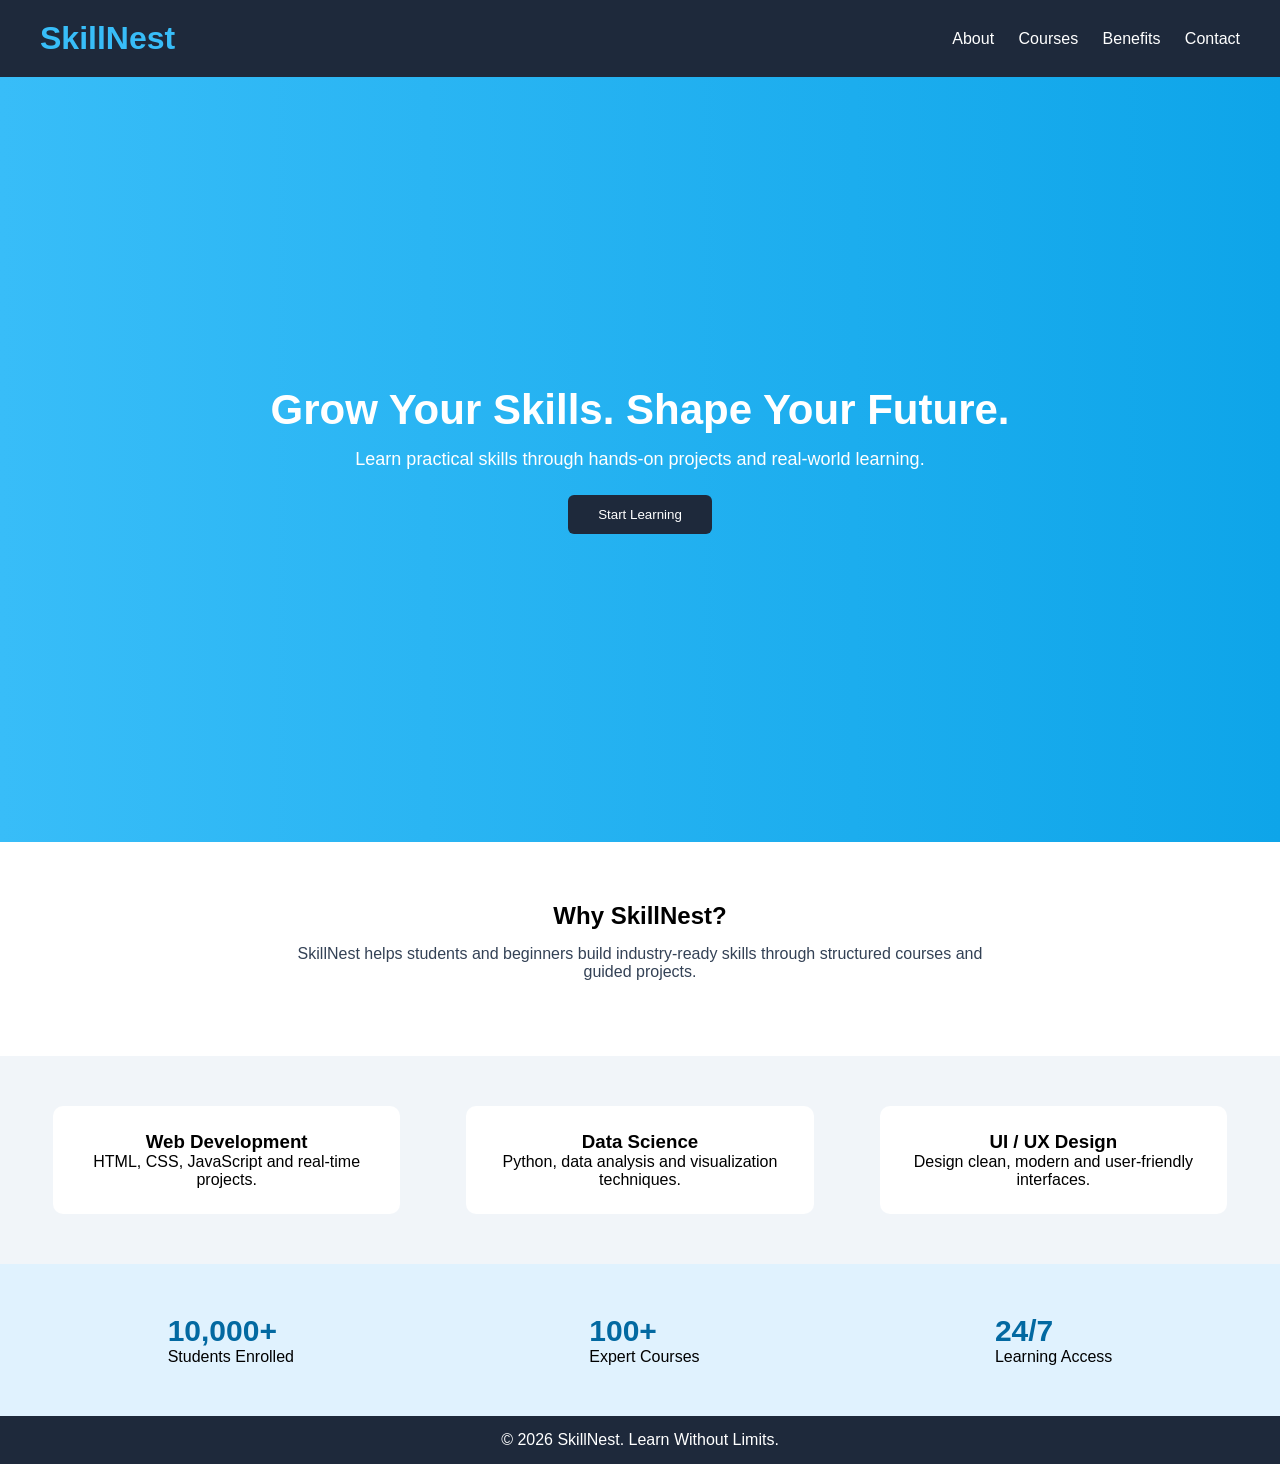
<file: Level-1/Task-1-LandingPage/index.html>
<!DOCTYPE html>
<html lang="en">
<head>
    <meta charset="UTF-8">
    <meta name="viewport" content="width=device-width, initial-scale=1.0">
    <title>SkillNest | Landing Page</title>
    <link rel="stylesheet" href="style.css">
</head>
<body>

<header class="nav">
    <h1 class="brand">SkillNest</h1>
    <nav>
        <a href="#about">About</a>
        <a href="#courses">Courses</a>
        <a href="#benefits">Benefits</a>
        <a href="#contact">Contact</a>
    </nav>
</header>

<section class="hero">
    <div class="hero-content">
        <h2>Grow Your Skills. Shape Your Future.</h2>
        <p>Learn practical skills through hands-on projects and real-world learning.</p>
        <button>Start Learning</button>
    </div>
</section>

<section id="about" class="section">
    <h2>Why SkillNest?</h2>
    <p>
        SkillNest helps students and beginners build industry-ready skills through
        structured courses and guided projects.
    </p>
</section>

<section id="courses" class="cards">
    <div class="card">
        <h3>Web Development</h3>
        <p>HTML, CSS, JavaScript and real-time projects.</p>
    </div>
    <div class="card">
        <h3>Data Science</h3>
        <p>Python, data analysis and visualization techniques.</p>
    </div>
    <div class="card">
        <h3>UI / UX Design</h3>
        <p>Design clean, modern and user-friendly interfaces.</p>
    </div>
</section>

<section id="benefits" class="stats">
    <div>
        <h3>10,000+</h3>
        <p>Students Enrolled</p>
    </div>
    <div>
        <h3>100+</h3>
        <p>Expert Courses</p>
    </div>
    <div>
        <h3>24/7</h3>
        <p>Learning Access</p>
    </div>
</section>

<footer id="contact">
    <p>© 2026 SkillNest. Learn Without Limits.</p>
</footer>

</body>
</html>
</file>
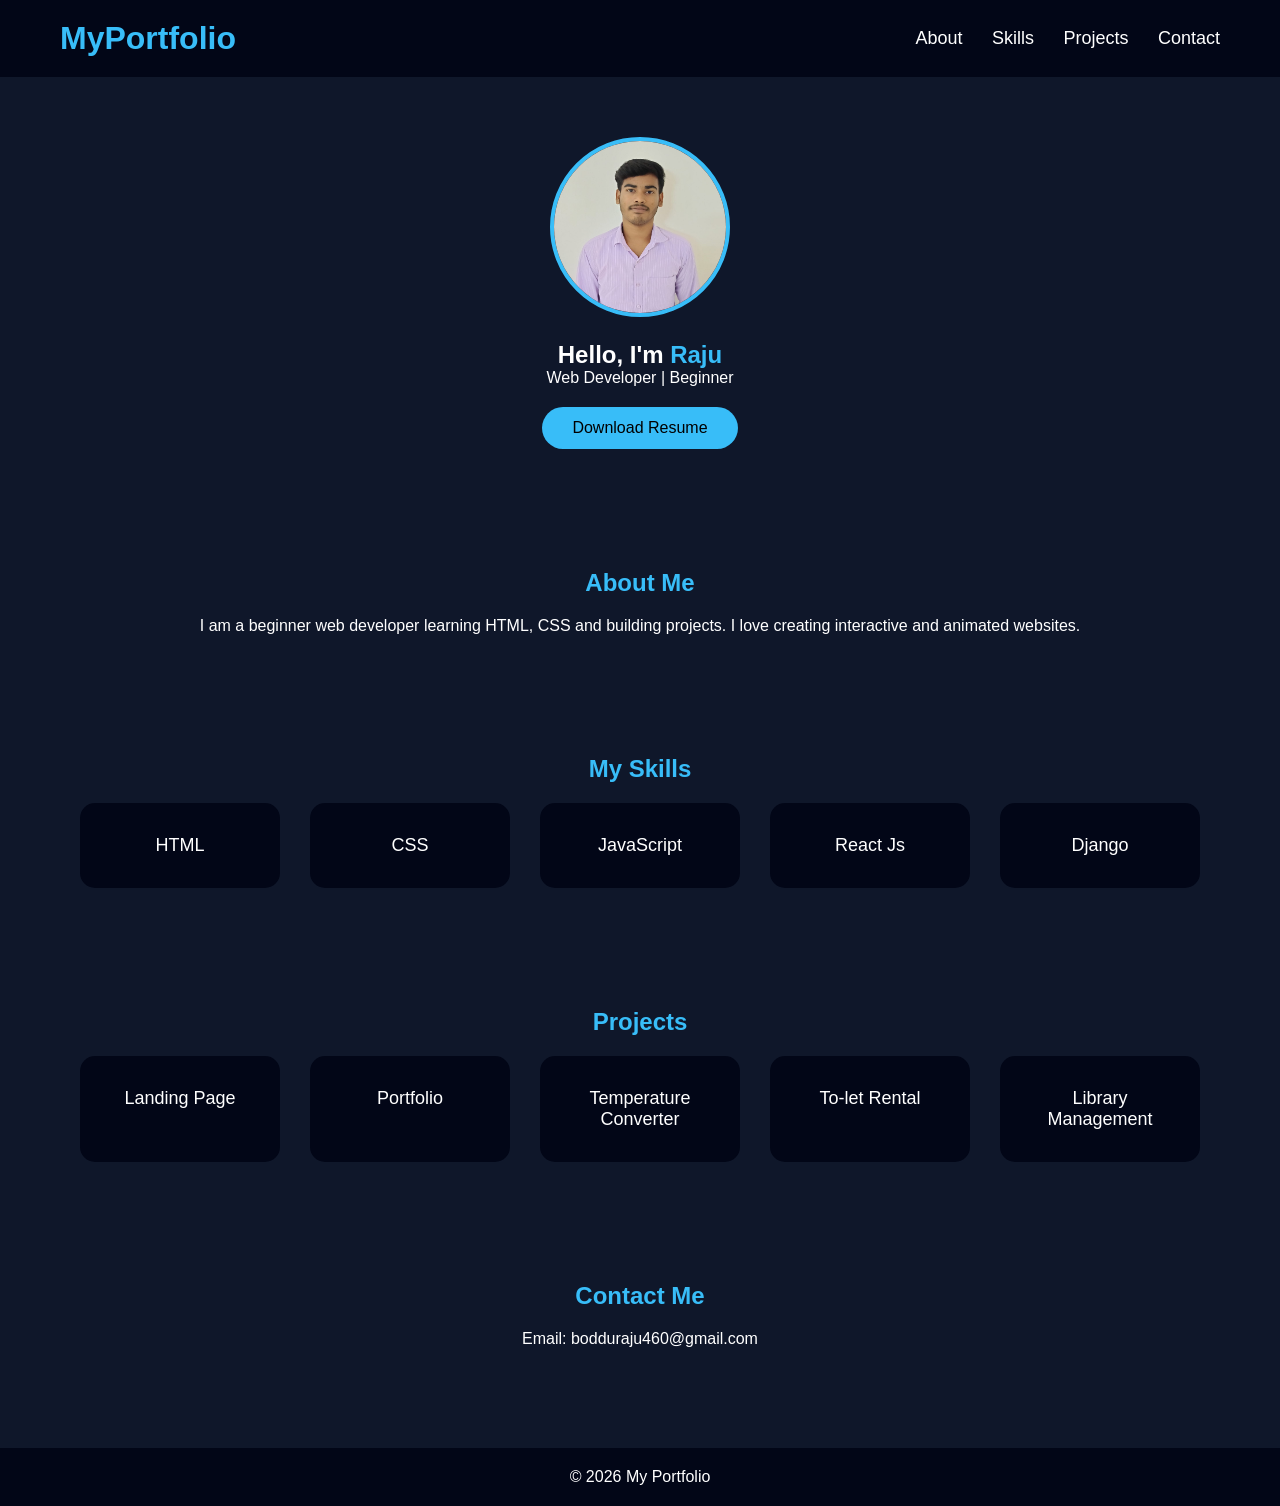
<file: Level-1/Task-2-Portfolio/index.html>
<!DOCTYPE html>
<html lang="en">
<head>
    <meta charset="UTF-8">
    <title>My Portfolio</title>
    <link rel="stylesheet" href="style.css">
</head>
<body>

<header>
    <h1 class="logo">MyPortfolio</h1>
    <nav>
        <a href="#about">About</a>
        <a href="#skills">Skills</a>
        <a href="#projects">Projects</a>
        <a href="#contact">Contact</a>
    </nav>
</header>

<section class="hero">
    <img src="passportsize.jpg" alt="My Photo">
    <h2>Hello, I'm <span>Raju</span></h2>
    <p>Web Developer | Beginner</p>
    <button>Download Resume</button>
</section>

<section id="about" class="section">
    <h2>About Me</h2>
    <p>
        I am a beginner web developer learning HTML, CSS and building projects.
        I love creating interactive and animated websites.
    </p>
</section>

<section id="skills" class="section">
    <h2>My Skills</h2>
    <div class="cards">
        <div class="card">HTML</div>
        <div class="card">CSS</div>
        <div class="card">JavaScript</div>
        <div class="card">React Js</div>
        <div class="card">Django</div>

    </div>
</section>

<section id="projects" class="section">
    <h2>Projects</h2>
    <div class="cards">
        <div class="card">Landing Page</div>
        <div class="card">Portfolio</div>
         <div class="card">Temperature Converter</div>
         <div class="card">To-let Rental</div>
        <div class="card">Library Management</div>
    </div>
</section>

<section id="contact" class="section">
    <h2>Contact Me</h2>
    <p>Email: bodduraju460@gmail.com</p>
</section>

<footer>
    <p>© 2026 My Portfolio</p>
</footer>

</body>
</html>
</file>
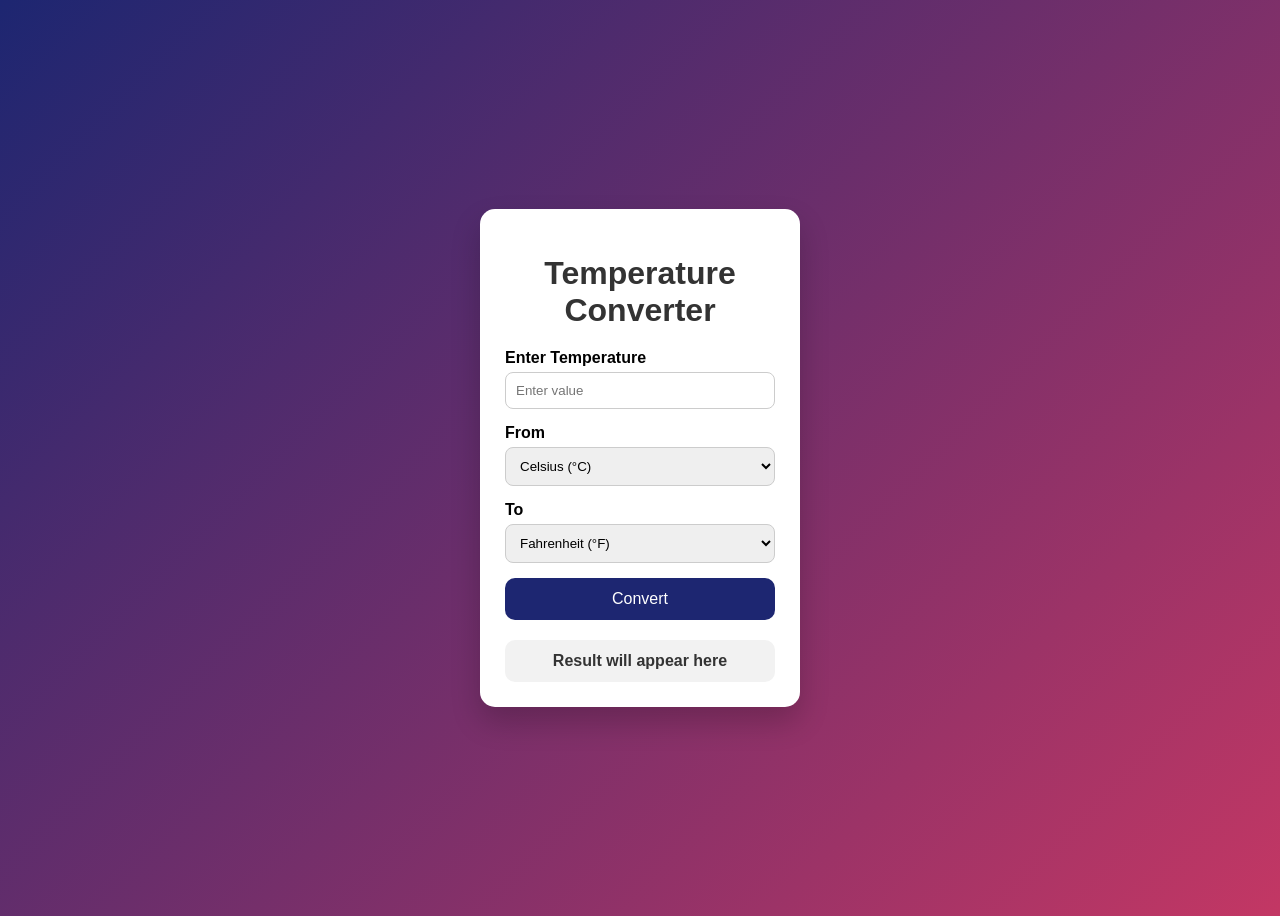
<file: Level-1/Task-3-Temperature_Converter/index.html>
<!DOCTYPE html>
<html lang="en">
<head>
    <meta charset="UTF-8">
    <meta name="viewport" content="width=device-width, initial-scale=1.0">
    <title>Temperature Converter</title>
    <link rel="stylesheet" href="style.css">
</head>
<body>

<div class="container">
    <h1>Temperature Converter</h1>

    <div class="input-group">
        <label>Enter Temperature</label>
        <input type="number" id="temperature" placeholder="Enter value">
    </div>

    <div class="input-group">
        <label>From</label>
        <select id="fromUnit">
            <option value="celsius">Celsius (°C)</option>
            <option value="fahrenheit">Fahrenheit (°F)</option>
            <option value="kelvin">Kelvin (K)</option>
        </select>
    </div>

    <div class="input-group">
        <label>To</label>
        <select id="toUnit">
            <option value="fahrenheit">Fahrenheit (°F)</option>
            <option value="celsius">Celsius (°C)</option>
            <option value="kelvin">Kelvin (K)</option>
        </select>
    </div>

    <button onclick="convertTemp()">Convert</button>

    <div class="result" id="result">
        Result will appear here
    </div>
</div>

<script src="script.js"></script>
</body>
</html>
</file>
<file: Level-1/Task-1-LandingPage/style.css>
* {
    margin: 0;
    padding: 0;
    box-sizing: border-box;
    font-family: 'Segoe UI', sans-serif;
}

html {
    scroll-behavior: smooth;
}

/* NAVBAR */
.nav {
    display: flex;
    justify-content: space-between;
    align-items: center;
    padding: 20px 40px;
    background-color: #1e293b;
    position: sticky;
    top: 0;
}

.nav a {
    color: white;
    margin-left: 20px;
    text-decoration: none;
    transition: color 0.3s ease;
}

.nav a:hover {
    color: #38bdf8;
}

.brand {
    color: #38bdf8;
}

/* HERO */
.hero {
    height: 85vh;
    background: linear-gradient(to right, #38bdf8, #0ea5e9);
    display: flex;
    align-items: center;
    justify-content: center;
    color: white;
    text-align: center;
}

.hero-content {
    animation: fadeUp 1.2s ease;
}

.hero h2 {
    font-size: 42px;
}

.hero p {
    margin-top: 15px;
    font-size: 18px;
}

.hero button {
    margin-top: 25px;
    padding: 12px 30px;
    border: none;
    background-color: #1e293b;
    color: white;
    border-radius: 6px;
    cursor: pointer;
    transition: transform 0.3s, background-color 0.3s;
}

.hero button:hover {
    background-color: #0f172a;
    transform: scale(1.05);
}

/* SECTIONS */
.section {
    padding: 60px 20px;
    text-align: center;
}

.section p {
    max-width: 700px;
    margin: 15px auto;
    color: #334155;
}

/* COURSES */
.cards {
    display: flex;
    justify-content: space-around;
    padding: 50px 20px;
    background-color: #f1f5f9;
}

.card {
    background-color: white;
    width: 28%;
    padding: 25px;
    border-radius: 10px;
    text-align: center;
    transition: transform 0.3s, box-shadow 0.3s;
}

.card:hover {
    transform: translateY(-8px);
    box-shadow: 0 10px 20px rgba(0,0,0,0.1);
}

/* STATS */
.stats {
    display: flex;
    justify-content: space-around;
    background-color: #e0f2fe;
    padding: 50px 20px;
}

.stats h3 {
    font-size: 30px;
    color: #0369a1;
}

/* FOOTER */
footer {
    background-color: #1e293b;
    color: white;
    text-align: center;
    padding: 15px;
}

/* ANIMATION */
@keyframes fadeUp {
    from {
        opacity: 0;
        transform: translateY(25px);
    }
    to {
        opacity: 1;
        transform: translateY(0);
    }
}
</file>
<file: Level-1/Task-2-Portfolio/style.css>
* {
    margin: 0;
    padding: 0;
    box-sizing: border-box;
    font-family: Arial, sans-serif;
}

body {
    background: #0f172a;
    color: white;
}

/* Header */
header {
    display: flex;
    justify-content: space-between;
    align-items: center;
    padding: 20px 60px;
    background: #020617;
}

.logo {
    color: #38bdf8;
}

nav a {
    margin-left: 25px;
    color: white;
    text-decoration: none;
    font-size: 18px;
    position: relative;
    cursor: pointer;
}

nav a:hover {
    color: #38bdf8;
}

nav a::after {
    content: "";
    position: absolute;
    left: 0;
    bottom: -5px;
    width: 0%;
    height: 3px;
    background: #38bdf8;
    transition: 0.4s;
}

nav a:hover::after {
    width: 100%;
}

.hero {
    text-align: center;
    padding: 60px 20px;
    animation: fadeIn 2s;
}

.hero img {
    width: 180px;
    height: 180px;
    border-radius: 50%;
    border: 4px solid #38bdf8;
    margin-bottom: 20px;
    transition: transform 0.5s;
    cursor: pointer;
}

.hero img:hover {
    transform: scale(1.1) rotate(5deg);
}

.hero span {
    color: #38bdf8;
}

.hero button {
    margin-top: 20px;
    padding: 12px 30px;
    border: none;
    background: #38bdf8;
    color: black;
    font-size: 16px;
    border-radius: 25px;
    cursor: pointer;
    transition: 0.4s;
}

.hero button:hover {
    background: white;
    transform: scale(1.1);
}

 
.section {
    padding: 60px;
    text-align: center;
}

.section h2 {
    margin-bottom: 20px;
    color: #38bdf8;
}

 
.cards {
    display: flex;
    justify-content: center;
    gap: 30px;
    flex-wrap: wrap;
}

.card {
    background: #020617;
    padding: 30px;
    width: 200px;
    border-radius: 15px;
    font-size: 18px;
    cursor: pointer;
    transition: 0.4s;
    border: 2px solid transparent;
}
 
.card:hover {
    transform: translateY(-10px) scale(1.05);
    border: 2px solid #38bdf8;
    box-shadow: 0 0 20px #38bdf8;
}

 
footer {
    background: #020617;
    padding: 20px;
    text-align: center;
    margin-top: 40px;
}

 
@keyframes fadeIn {
    from {
        opacity: 0;
        transform: translateY(40px);
    }
    to {
        opacity: 1;
        transform: translateY(0);
    }
}
</file>
<file: Level-1/Task-3-Temperature_Converter/style.css>
* {
    box-sizing: border-box;
    font-family: 'Segoe UI', sans-serif;
}

body {
    background: linear-gradient(135deg, #1d2671, #c33764);
    min-height: 100vh;
    display: flex;
    align-items: center;
    justify-content: center;
}

.container {
    background: #ffffff;
    padding: 25px;
    width: 320px;
    border-radius: 15px;
    box-shadow: 0 15px 30px rgba(0,0,0,0.2);
    animation: slideUp 0.6s ease;
}

h1 {
    text-align: center;
    margin-bottom: 20px;
    color: #333;
}

.input-group {
    margin-bottom: 15px;
}

label {
    display: block;
    margin-bottom: 5px;
    font-weight: 600;
}

input, select {
    width: 100%;
    padding: 10px;
    border-radius: 8px;
    border: 1px solid #ccc;
    outline: none;
    transition: 0.3s;
}

input:focus, select:focus {
    border-color: #1d2671;
}

button {
    width: 100%;
    padding: 12px;
    background: #1d2671;
    color: #fff;
    border: none;
    border-radius: 10px;
    font-size: 16px;
    cursor: pointer;
    transition: 0.3s;
}

button:hover {
    background: #c33764;
    transform: scale(1.03);
}

.result {
    margin-top: 20px;
    padding: 12px;
    text-align: center;
    border-radius: 10px;
    background: #f2f2f2;
    font-weight: bold;
    color: #333;
    transition: 0.4s;
}

@keyframes slideUp {
    from {
        transform: translateY(40px);
        opacity: 0;
    }
    to {
        transform: translateY(0);
        opacity: 1;
    }
}
</file>
